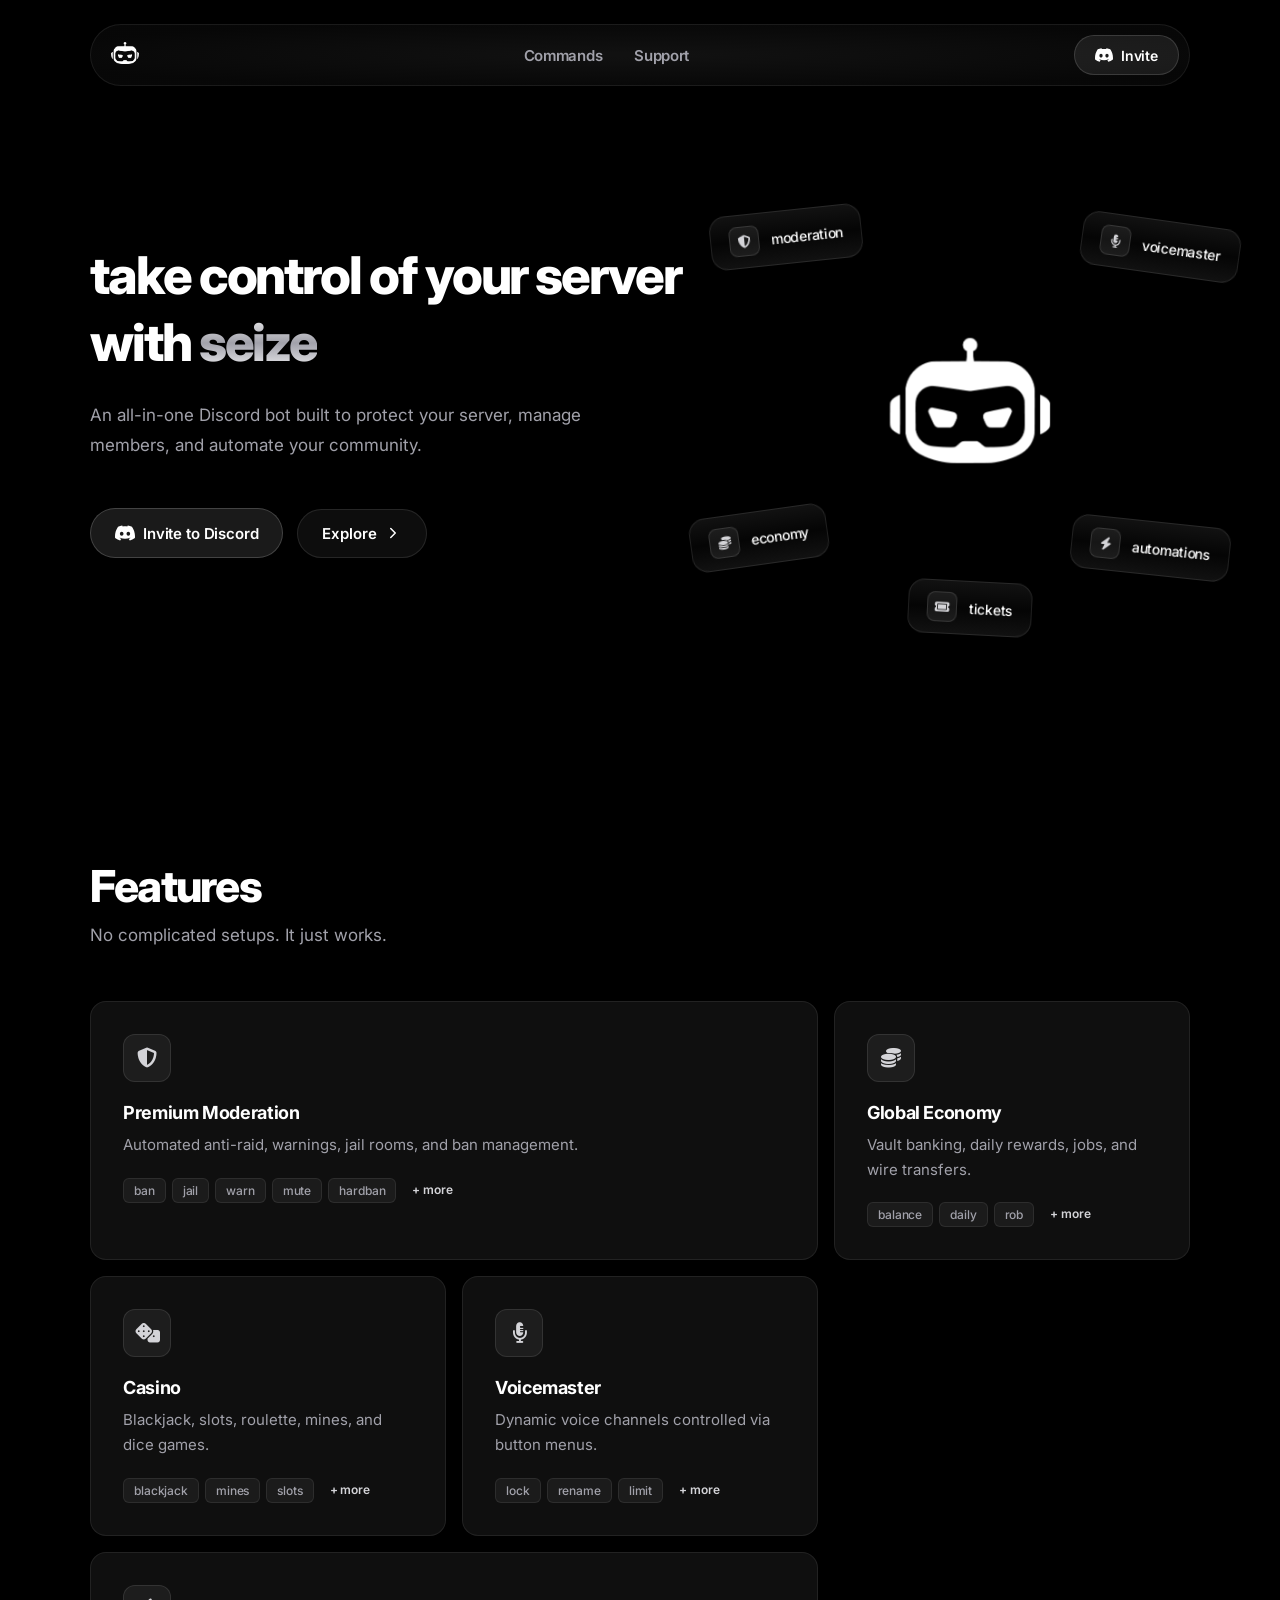
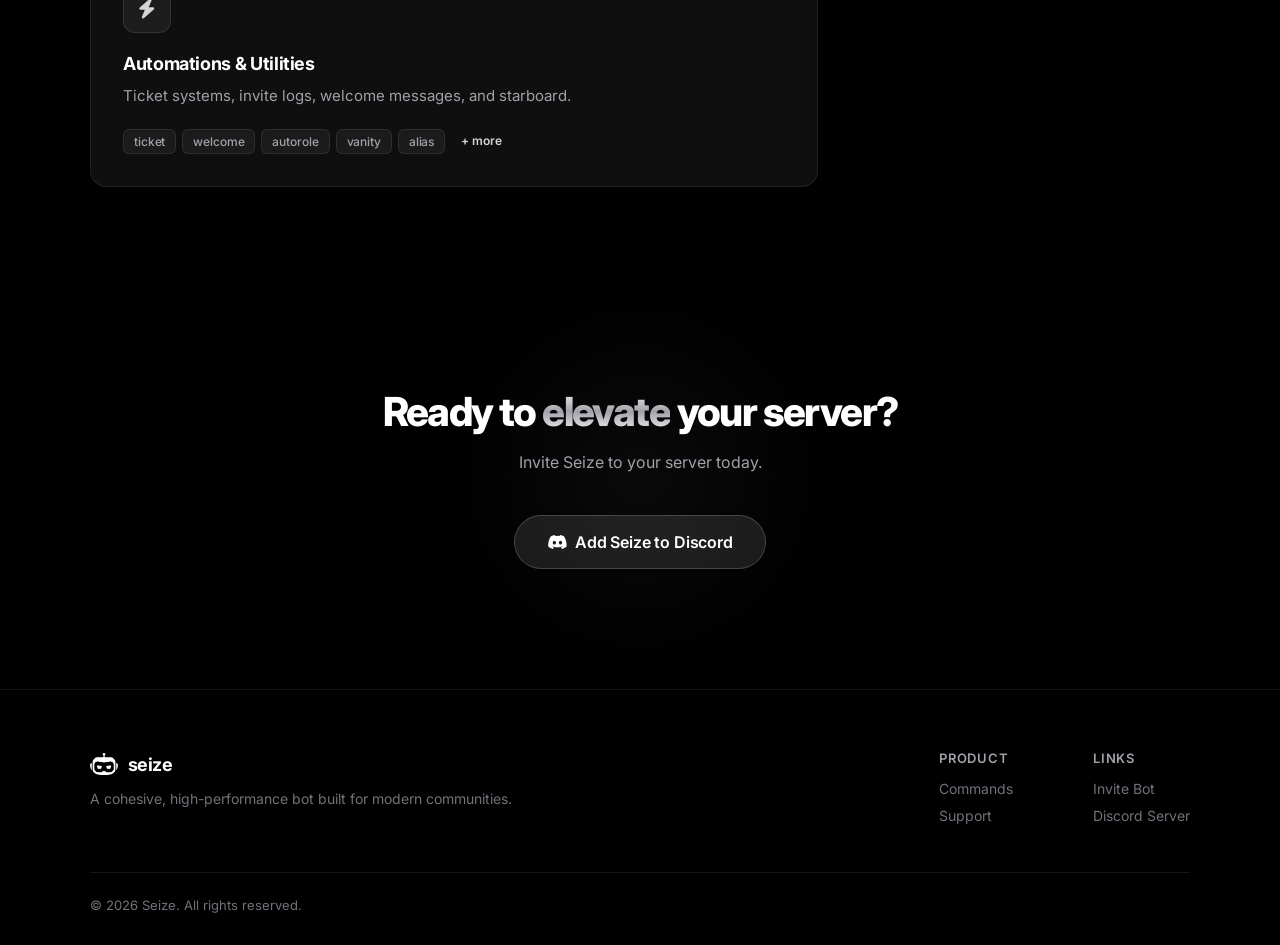
<file: index.html>
<!DOCTYPE html>
<html lang="en">

<head>
    <meta charset="UTF-8">
    <meta name="viewport" content="width=device-width, initial-scale=1.0">

    <title>seize</title>
    <meta name="description"
        content="A premium Discord bot giving you the resources to create a powerful and versatile community at the tip of your fingers." />

    <meta property="og:title" content="seize" />
    <meta property="og:description"
        content="a premium discord bot giving you the resources to create a powerful and versatile community at the tip of your fingers." />
    <meta property="og:type" content="website" />
    <meta property="og:url" content="https://seize.best/" />
    <meta property="og:image" content="https://seize.best/seize%20bot%20logo.jpg" />
    <meta name="theme-color" content="#ffffff" />

    <link rel="icon" type="image/png" href="favicon.png">

    <link rel="stylesheet" href="styles.css">
    <link href="https://fonts.googleapis.com/css2?family=Inter:wght@400;500;600;700;800;900&display=swap"
        rel="stylesheet">
    <link rel="stylesheet" href="https://cdnjs.cloudflare.com/ajax/libs/font-awesome/6.4.0/css/all.min.css">
</head>

<body class="landing-page">

    <div id="page-loader">
        <img src="seize bot logo.jpg" alt="Loading" class="loader-img">
    </div>

    <div class="bg-glow"></div>

    <div class="nav-wrapper">
        <nav class="nav-bar">
            <div class="nav-left">
                <a href="/" class="nav-brand">
                    <img src="seize bot logo.jpg" alt="Seize Logo" class="nav-logo-img">
                </a>
            </div>
            <div class="nav-center">
                <a href="commands" class="nav-link">Commands</a>
                <a href="support" class="nav-link">Support</a>
            </div>
            <div class="nav-right">
                <a href="https://discord.com/oauth2/authorize?client_id=1511857662759796886&scope=bot+applications.commands&permissions=8"
                    class="nav-invite-btn" id="nav-invite-btn">
                    <svg role="img" viewBox="0 0 24 24" xmlns="http://www.w3.org/2000/svg" width="18" height="18"
                        fill="currentColor">
                        <path
                            d="M20.317 4.3698a19.7913 19.7913 0 00-4.8851-1.5152.0741.0741 0 00-.0785.0371c-.211.3753-.4447.8648-.6083 1.2495-1.8447-.2762-3.68-.2762-5.4868 0-.1636-.3933-.4058-.8742-.6177-1.2495a.077.077 0 00-.0785-.037 19.7363 19.7363 0 00-4.8852 1.515.0699.0699 0 00-.0321.0277C.5334 9.0458-.319 13.5799.0992 18.0578a.0824.0824 0 00.0312.0561c2.0528 1.5076 4.0413 2.4228 5.9929 3.0294a.0777.0777 0 00.0842-.0276c.4616-.6304.8731-1.2952 1.226-1.9942a.076.076 0 00-.0416-.1057c-.6528-.2476-1.2743-.5495-1.8722-.8923a.077.077 0 01-.0076-.1277c.1258-.0943.2517-.1923.3718-.2914a.0743.0743 0 01.0776-.0105c3.9278 1.7933 8.18 1.7933 12.0614 0a.0739.0739 0 01.0785.0095c.1202.099.246.1981.3728.2924a.077.077 0 01-.0066.1276 12.2986 12.2986 0 01-1.873.8914.0766.0766 0 00-.0407.1067c.3604.698.7719 1.3628 1.225 1.9932a.076.076 0 00.0842.0286c1.961-.6067 3.9495-1.5219 6.0023-3.0294a.077.077 0 00.0313-.0552c.5004-5.177-.8382-9.6739-3.5485-13.6604a.061.061 0 00-.0312-.0286zM8.02 15.3312c-1.1825 0-2.1569-1.0857-2.1569-2.419 0-1.3332.9555-2.4189 2.157-2.4189 1.2108 0 2.1757 1.0952 2.1568 2.419 0 1.3332-.9555 2.4189-2.1569 2.4189zm7.9748 0c-1.1825 0-2.1569-1.0857-2.1569-2.419 0-1.3332.9554-2.4189 2.1569-2.4189 1.2108 0 2.1757 1.0952 2.1568 2.419 0 1.3332-.946 2.4189-2.1568 2.4189Z" />
                    </svg>
                    <span>Invite</span>
                </a>
            </div>
        </nav>
    </div>

    <section class="hero" id="hero">
        <div class="hero-inner">
            <div class="hero-text">
                <h1 class="hero-title">
                    take control of your server with <span class="gradient-text">seize</span>
                </h1>
                <p class="hero-subtitle">
                    An all-in-one Discord bot built to protect your server, manage members, and automate your community.
                </p>
                <div class="hero-buttons">
                    <a href="https://discord.com/oauth2/authorize?client_id=1511857662759796886&scope=bot+applications.commands&permissions=8"
                        class="btn btn-primary" id="hero-invite-btn">
                        <svg viewBox="0 0 24 24" xmlns="http://www.w3.org/2000/svg" width="20" height="20"
                            fill="currentColor">
                            <path
                                d="M20.317 4.3698a19.7913 19.7913 0 00-4.8851-1.5152.0741.0741 0 00-.0785.0371c-.211.3753-.4447.8648-.6083 1.2495-1.8447-.2762-3.68-.2762-5.4868 0-.1636-.3933-.4058-.8742-.6177-1.2495a.077.077 0 00-.0785-.037 19.7363 19.7363 0 00-4.8852 1.515.0699.0699 0 00-.0321.0277C.5334 9.0458-.319 13.5799.0992 18.0578a.0824.0824 0 00.0312.0561c2.0528 1.5076 4.0413 2.4228 5.9929 3.0294a.0777.0777 0 00.0842-.0276c.4616-.6304.8731-1.2952 1.226-1.9942a.076.076 0 00-.0416-.1057c-.6528-.2476-1.2743-.5495-1.8722-.8923a.077.077 0 01-.0076-.1277c.1258-.0943.2517-.1923.3718-.2914a.0743.0743 0 01.0776-.0105c3.9278 1.7933 8.18 1.7933 12.0614 0a.0739.0739 0 01.0785.0095c.1202.099.246.1981.3728.2924a.077.077 0 01-.0066.1276 12.2986 12.2986 0 01-1.873.8914.0766.0766 0 00-.0407.1067c.3604.698.7719 1.3628 1.225 1.9932a.076.076 0 00.0842.0286c1.961-.6067 3.9495-1.5219 6.0023-3.0294a.077.077 0 00.0313-.0552c.5004-5.177-.8382-9.6739-3.5485-13.6604a.061.061 0 00-.0312-.0286zM8.02 15.3312c-1.1825 0-2.1569-1.0857-2.1569-2.419 0-1.3332.9555-2.4189 2.157-2.4189 1.2108 0 2.1757 1.0952 2.1568 2.419 0 1.3332-.9555 2.4189-2.1569 2.4189zm7.9748 0c-1.1825 0-2.1569-1.0857-2.1569-2.419 0-1.3332.9554-2.4189 2.1569-2.4189 1.2108 0 2.1757 1.0952 2.1568 2.419 0 1.3332-.946 2.4189-2.1568 2.4189Z" />
                        </svg>
                        Invite to Discord
                    </a>
                    <a href="commands" class="btn btn-secondary" id="hero-explore-btn">
                        Explore
                        <svg width="18" height="18" viewBox="0 0 24 24" stroke-width="2" fill="none"
                            xmlns="http://www.w3.org/2000/svg" color="currentColor">
                            <path d="M9 6L15 12L9 18" stroke="currentColor" stroke-linecap="round"
                                stroke-linejoin="round"></path>
                        </svg>
                    </a>
                </div>
            </div>

            <div class="hero-interactive-container">
                <div class="hero-logo-center">
                    <img src="seize bot logo.jpg" alt="Seize Bot" class="hero-center-logo">
                </div>

                <div class="floating-pill pill-top-left" style="--float-delay: 0s; --float-duration: 6s;">
                    <span class="pill-icon"><i class="fa-solid fa-shield-halved"></i></span>
                    <span class="pill-label">moderation</span>
                </div>
                <div class="floating-pill pill-top-right" style="--float-delay: 1.5s; --float-duration: 7s;">
                    <span class="pill-icon"><i class="fa-solid fa-microphone-lines"></i></span>
                    <span class="pill-label">voicemaster</span>
                </div>
                <div class="floating-pill pill-bottom-left" style="--float-delay: 3s; --float-duration: 5.5s;">
                    <span class="pill-icon"><i class="fa-solid fa-coins"></i></span>
                    <span class="pill-label">economy</span>
                </div>
                <div class="floating-pill pill-bottom-right" style="--float-delay: 0.8s; --float-duration: 6.5s;">
                    <span class="pill-icon"><i class="fa-solid fa-bolt"></i></span>
                    <span class="pill-label">automations</span>
                </div>
                <div class="floating-pill pill-center-bottom" style="--float-delay: 2.2s; --float-duration: 8s;">
                    <span class="pill-icon"><i class="fa-solid fa-ticket"></i></span>
                    <span class="pill-label">tickets</span>
                </div>
            </div>
        </div>
    </section>

    <section class="features" id="features">
        <div class="features-container">
            <div class="section-label">

            </div>
            <h2 class="section-title">Features</h2>
            <p class="section-subtitle">No complicated setups. It just works.</p>

            <div class="features-grid">
                <div class="feature-card feature-card-large">
                    <div class="feature-card-icon">
                        <i class="fa-solid fa-shield-halved"></i>
                    </div>
                    <h3>Premium Moderation</h3>
                    <p>Automated anti-raid, warnings, jail rooms, and ban management.</p>
                    <div class="feature-commands">
                        <span class="feature-cmd">ban</span>
                        <span class="feature-cmd">jail</span>
                        <span class="feature-cmd">warn</span>
                        <span class="feature-cmd">mute</span>
                        <span class="feature-cmd">hardban</span>
                        <span class="feature-cmd-more">+ more</span>
                    </div>
                </div>

                <div class="feature-card">
                    <div class="feature-card-icon">
                        <i class="fa-solid fa-coins"></i>
                    </div>
                    <h3>Global Economy</h3>
                    <p>Vault banking, daily rewards, jobs, and wire transfers.</p>
                    <div class="feature-commands">
                        <span class="feature-cmd">balance</span>
                        <span class="feature-cmd">daily</span>
                        <span class="feature-cmd">rob</span>
                        <span class="feature-cmd-more">+ more</span>
                    </div>
                </div>

                <div class="feature-card">
                    <div class="feature-card-icon">
                        <i class="fa-solid fa-dice"></i>
                    </div>
                    <h3>Casino</h3>
                    <p>Blackjack, slots, roulette, mines, and dice games.</p>
                    <div class="feature-commands">
                        <span class="feature-cmd">blackjack</span>
                        <span class="feature-cmd">mines</span>
                        <span class="feature-cmd">slots</span>
                        <span class="feature-cmd-more">+ more</span>
                    </div>
                </div>

                <div class="feature-card">
                    <div class="feature-card-icon">
                        <i class="fa-solid fa-microphone-lines"></i>
                    </div>
                    <h3>Voicemaster</h3>
                    <p>Dynamic voice channels controlled via button menus.</p>
                    <div class="feature-commands">
                        <span class="feature-cmd">lock</span>
                        <span class="feature-cmd">rename</span>
                        <span class="feature-cmd">limit</span>
                        <span class="feature-cmd-more">+ more</span>
                    </div>
                </div>

                <div class="feature-card feature-card-large">
                    <div class="feature-card-icon">
                        <i class="fa-solid fa-bolt"></i>
                    </div>
                    <h3>Automations & Utilities</h3>
                    <p>Ticket systems, invite logs, welcome messages, and starboard.</p>
                    <div class="feature-commands">
                        <span class="feature-cmd">ticket</span>
                        <span class="feature-cmd">welcome</span>
                        <span class="feature-cmd">autorole</span>
                        <span class="feature-cmd">vanity</span>
                        <span class="feature-cmd">alias</span>
                        <span class="feature-cmd-more">+ more</span>
                    </div>
                </div>
            </div>
        </div>
    </section>

    <section class="cta-section" id="cta">
        <div class="cta-inner">
            <div class="cta-glow"></div>
            <h2 class="cta-title">Ready to <span class="gradient-text">elevate</span> your server?</h2>
            <p class="cta-subtitle">Invite Seize to your server today.</p>
            <a href="https://discord.com/oauth2/authorize?client_id=1511857662759796886&scope=bot+applications.commands&permissions=8"
                class="btn btn-primary btn-large" id="cta-invite-btn">
                <i class="fa-brands fa-discord"></i>
                Add Seize to Discord
            </a>
        </div>
    </section>

    <footer>
        <div class="footer-inner">
            <div class="footer-brand">
                <div class="footer-logo">
                    <img src="seize bot logo.jpg" alt="Seize Logo" class="nav-logo-img">
                    <span>seize</span>
                </div>
                <p class="footer-tagline">A cohesive, high-performance bot built for modern communities.</p>
            </div>
            <div class="footer-links">
                <div class="footer-col">
                    <h4>Product</h4>
                    <a href="commands">Commands</a>
                    <a href="support">Support</a>
                </div>
                <div class="footer-col">
                    <h4>Links</h4>
                    <a
                        href="https://discord.com/oauth2/authorize?client_id=1511857662759796886&scope=bot+applications.commands&permissions=8">Invite
                        Bot</a>
                    <a href="support">Discord Server</a>
                </div>
            </div>
        </div>
        <div class="footer-bottom">
            <p>&copy; 2026 Seize. All rights reserved.</p>
        </div>
    </footer>

    <script>

        window.addEventListener('load', () => {
            setTimeout(() => {
                document.body.classList.add('loaded');
            }, 1200);
        });

        const observerOptions = { threshold: 0.1, rootMargin: '0px 0px -50px 0px' };
        const observer = new IntersectionObserver((entries) => {
            entries.forEach(entry => {
                if (entry.isIntersecting) {
                    entry.target.classList.add('in-view');
                    observer.unobserve(entry.target);
                }
            });
        }, observerOptions);

        document.querySelectorAll('.feature-card, .section-title, .section-subtitle, .section-label, .cta-inner, .hero-pill').forEach(el => {
            observer.observe(el);
        });

        document.addEventListener('mousemove', (e) => {
            const glow = document.querySelector('.bg-glow');
            if (glow) {
                const x = (e.clientX / window.innerWidth) * 100;
                const y = (e.clientY / window.innerHeight) * 100;
                glow.style.background = `radial-gradient(ellipse 600px 400px at ${x}% ${y}%, rgba(255, 255, 255, 0.04), transparent 70%)`;
            }
        });
    </script>
</body>

</html>
</file>
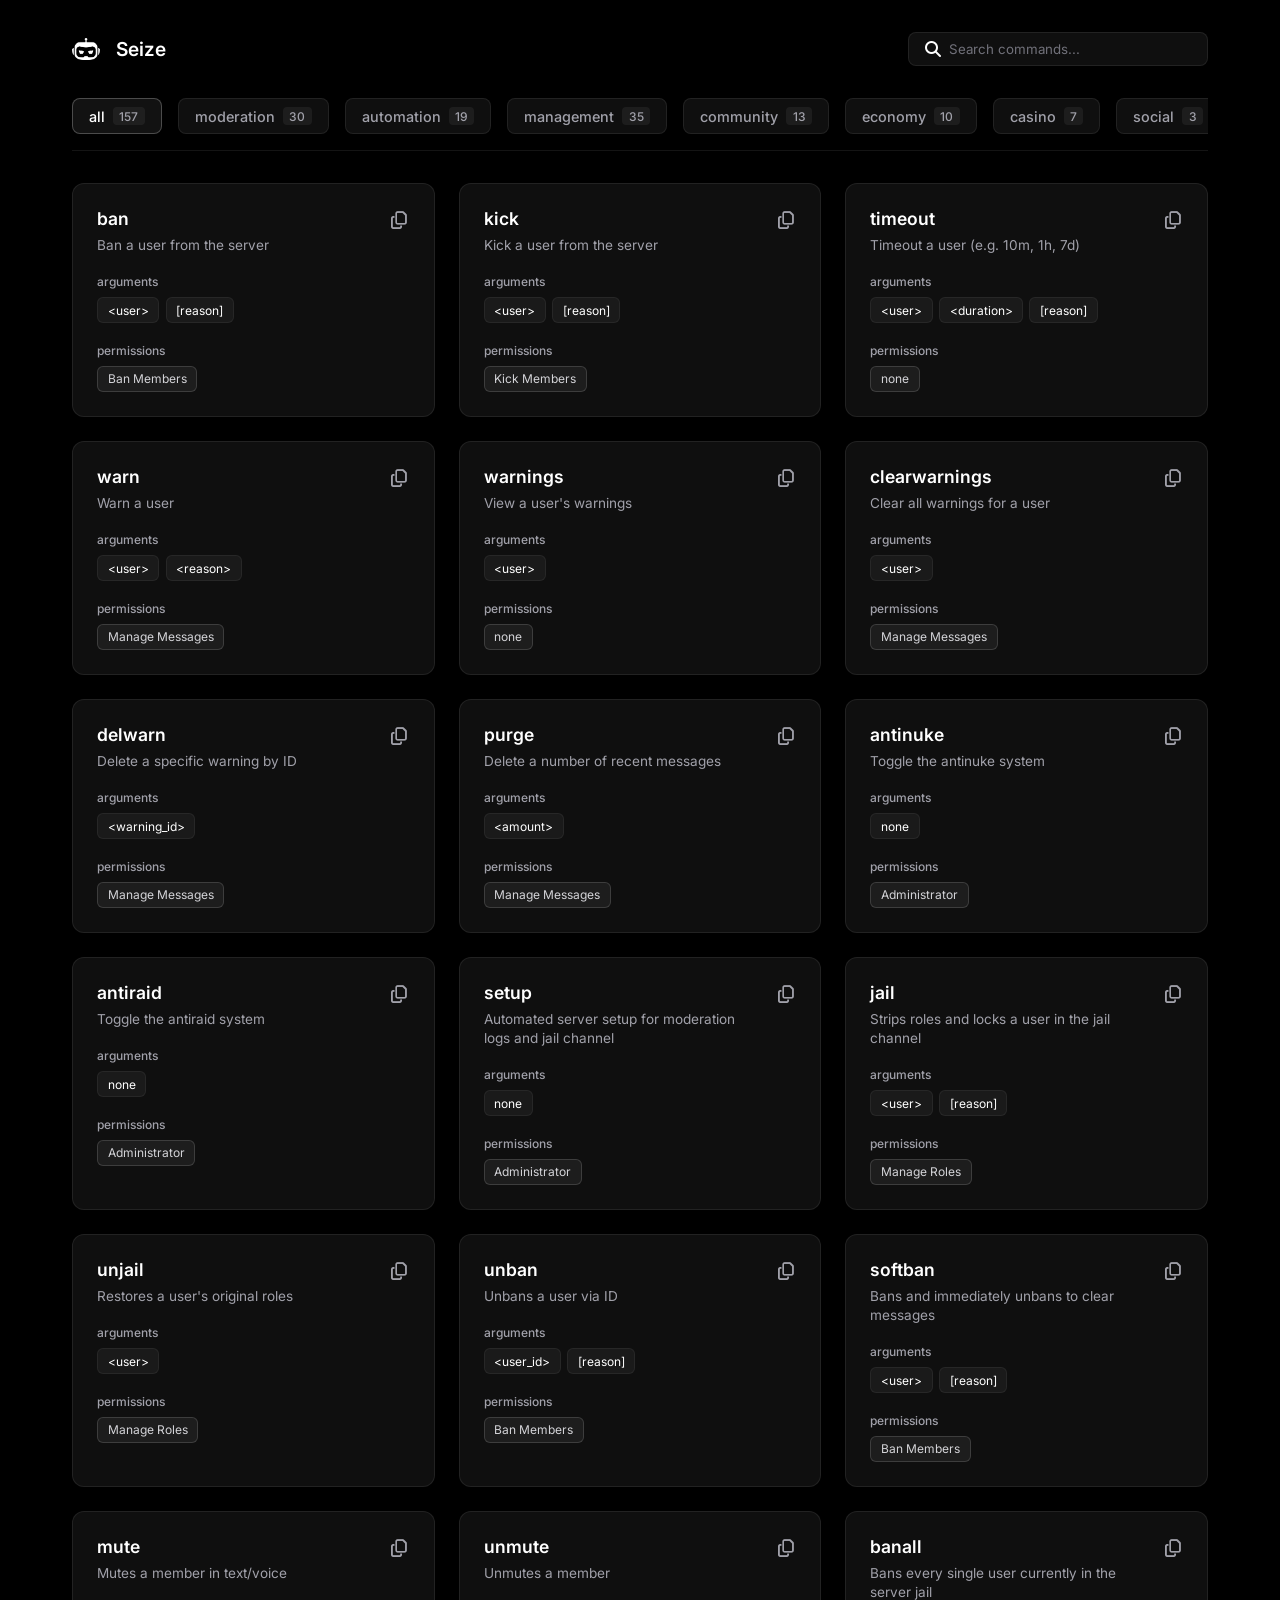
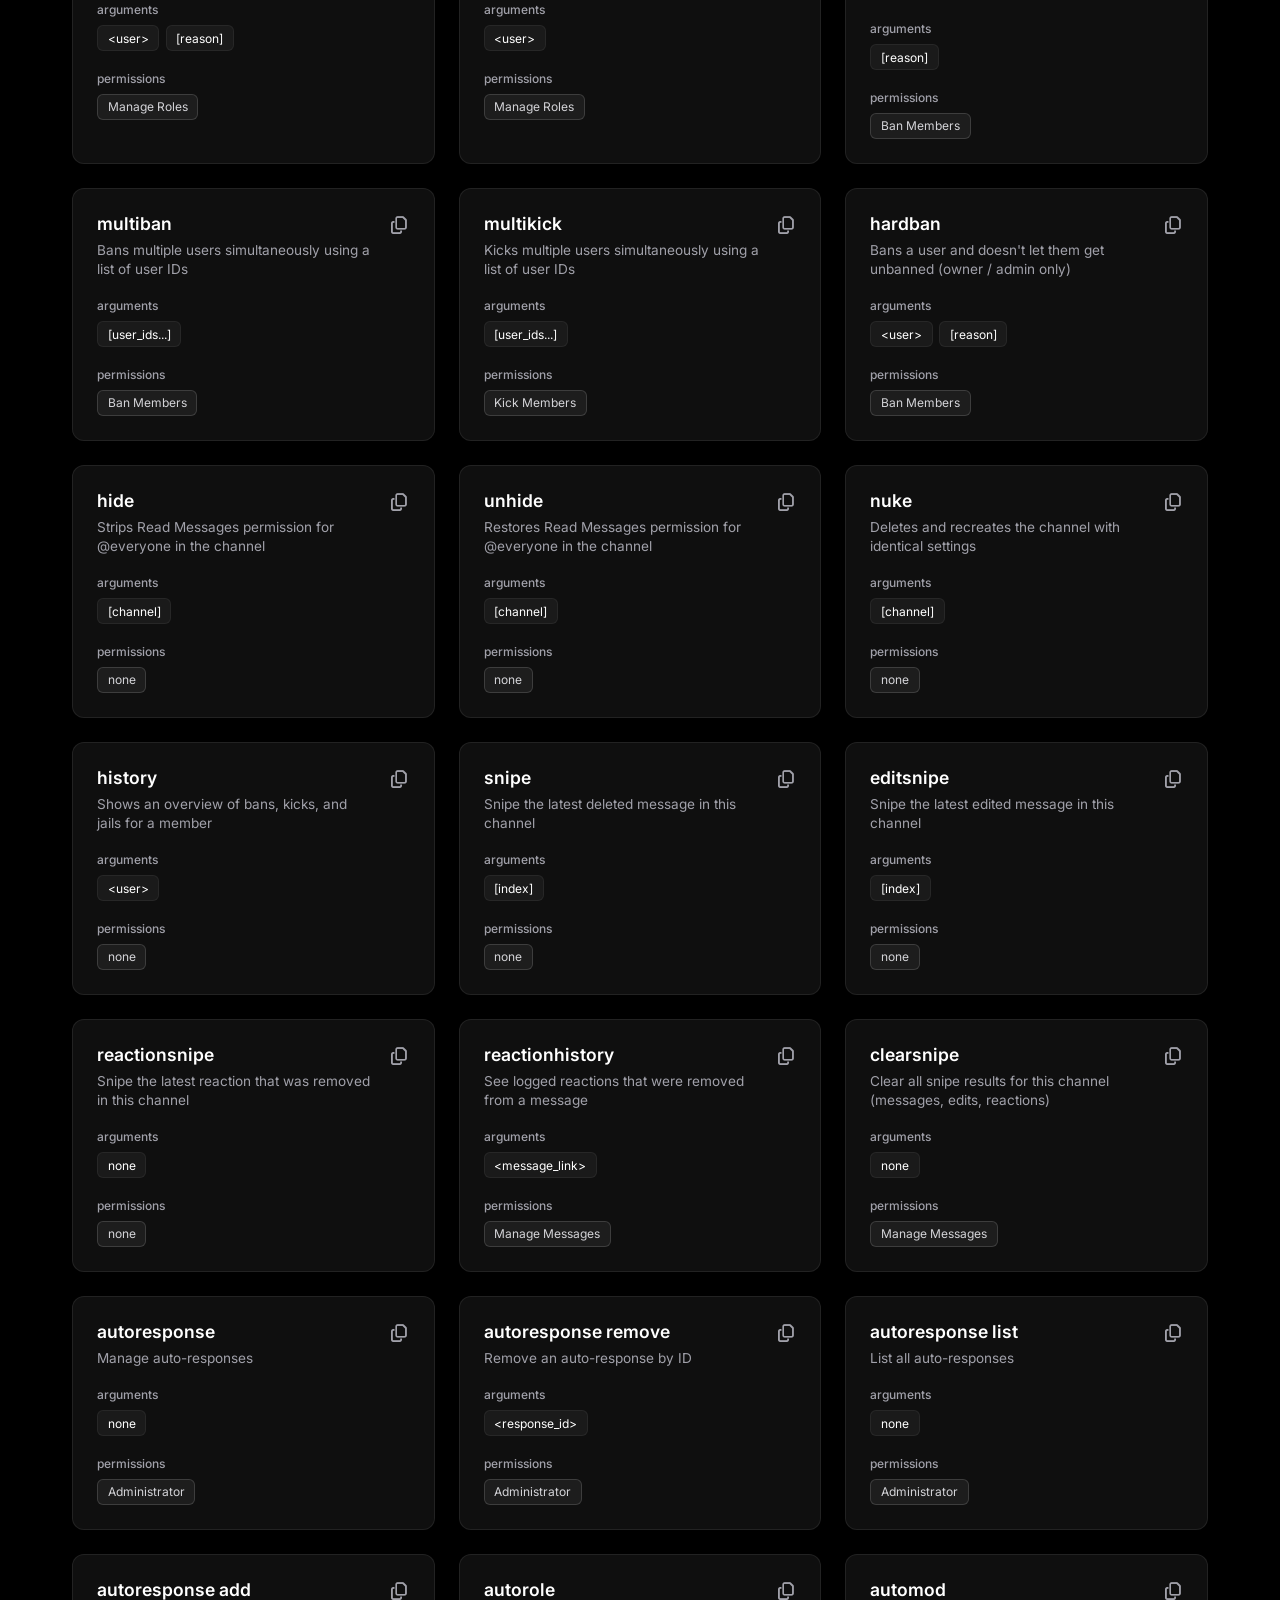
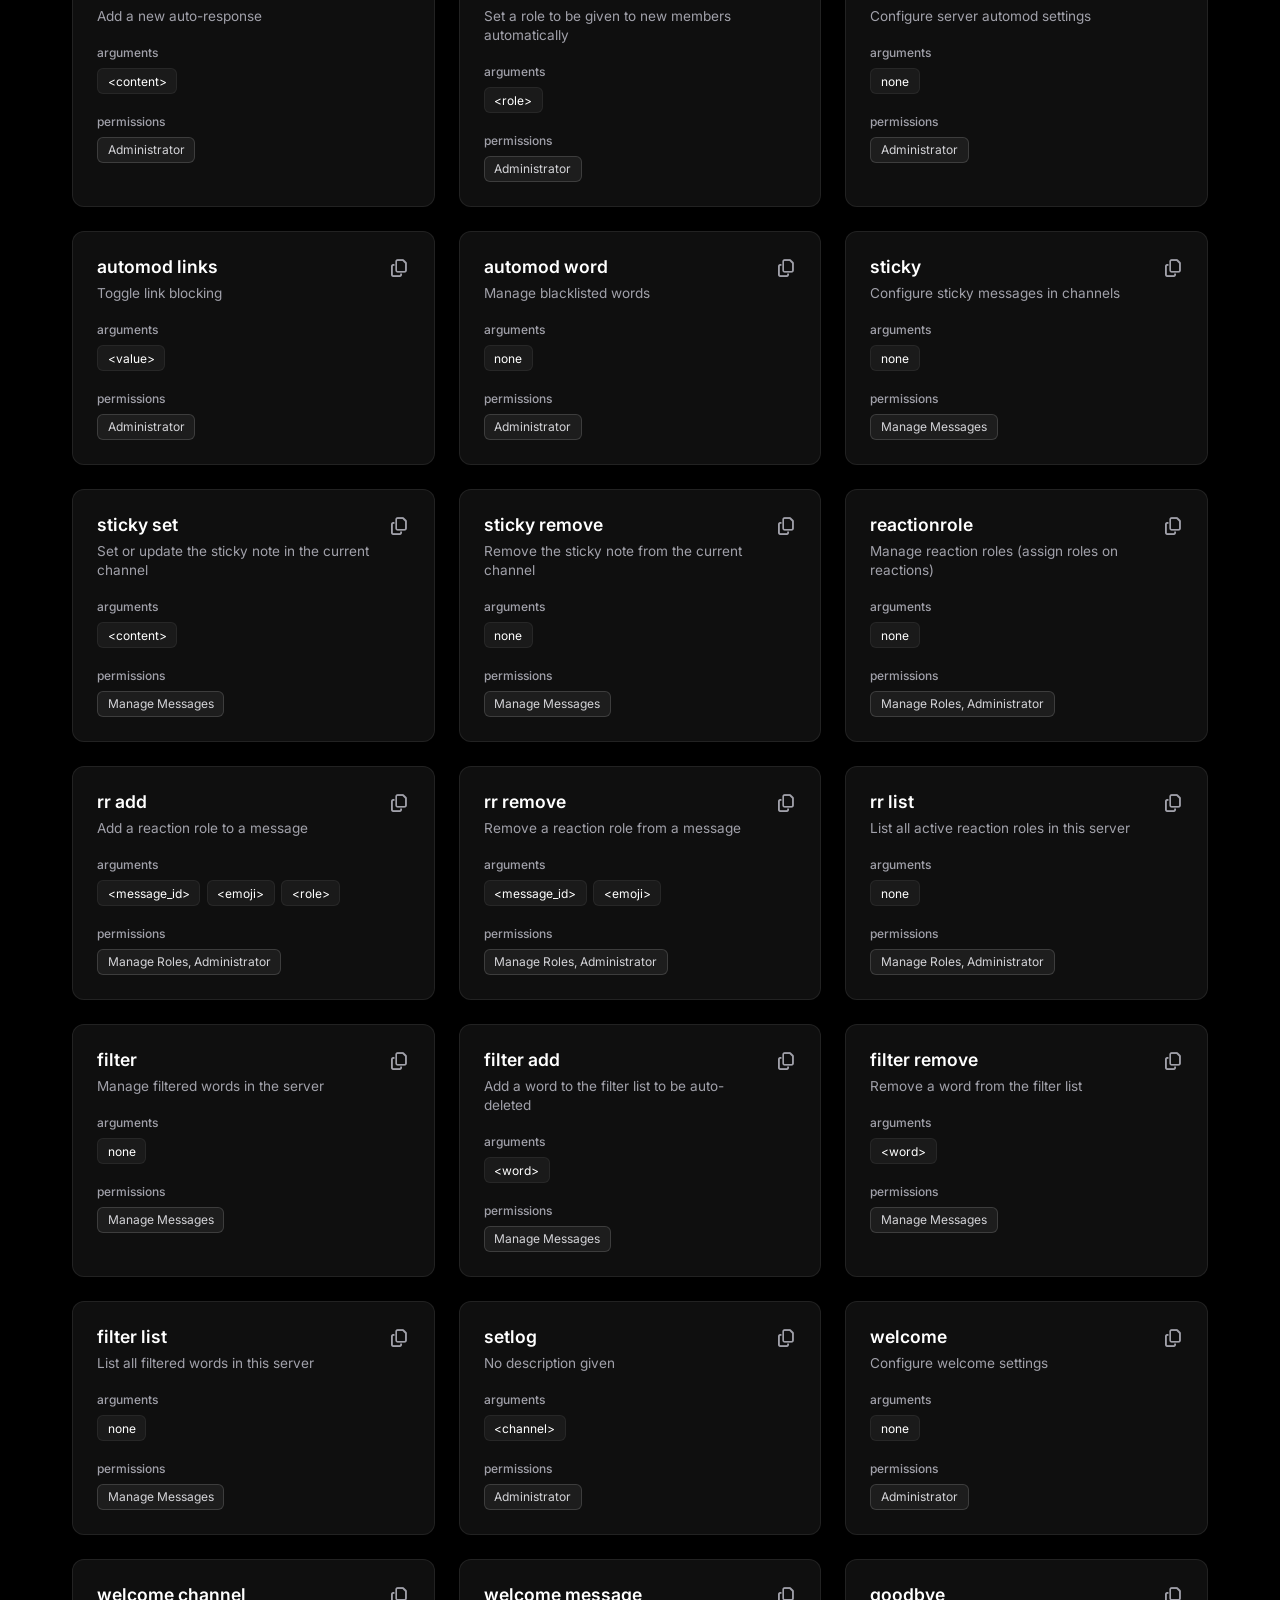
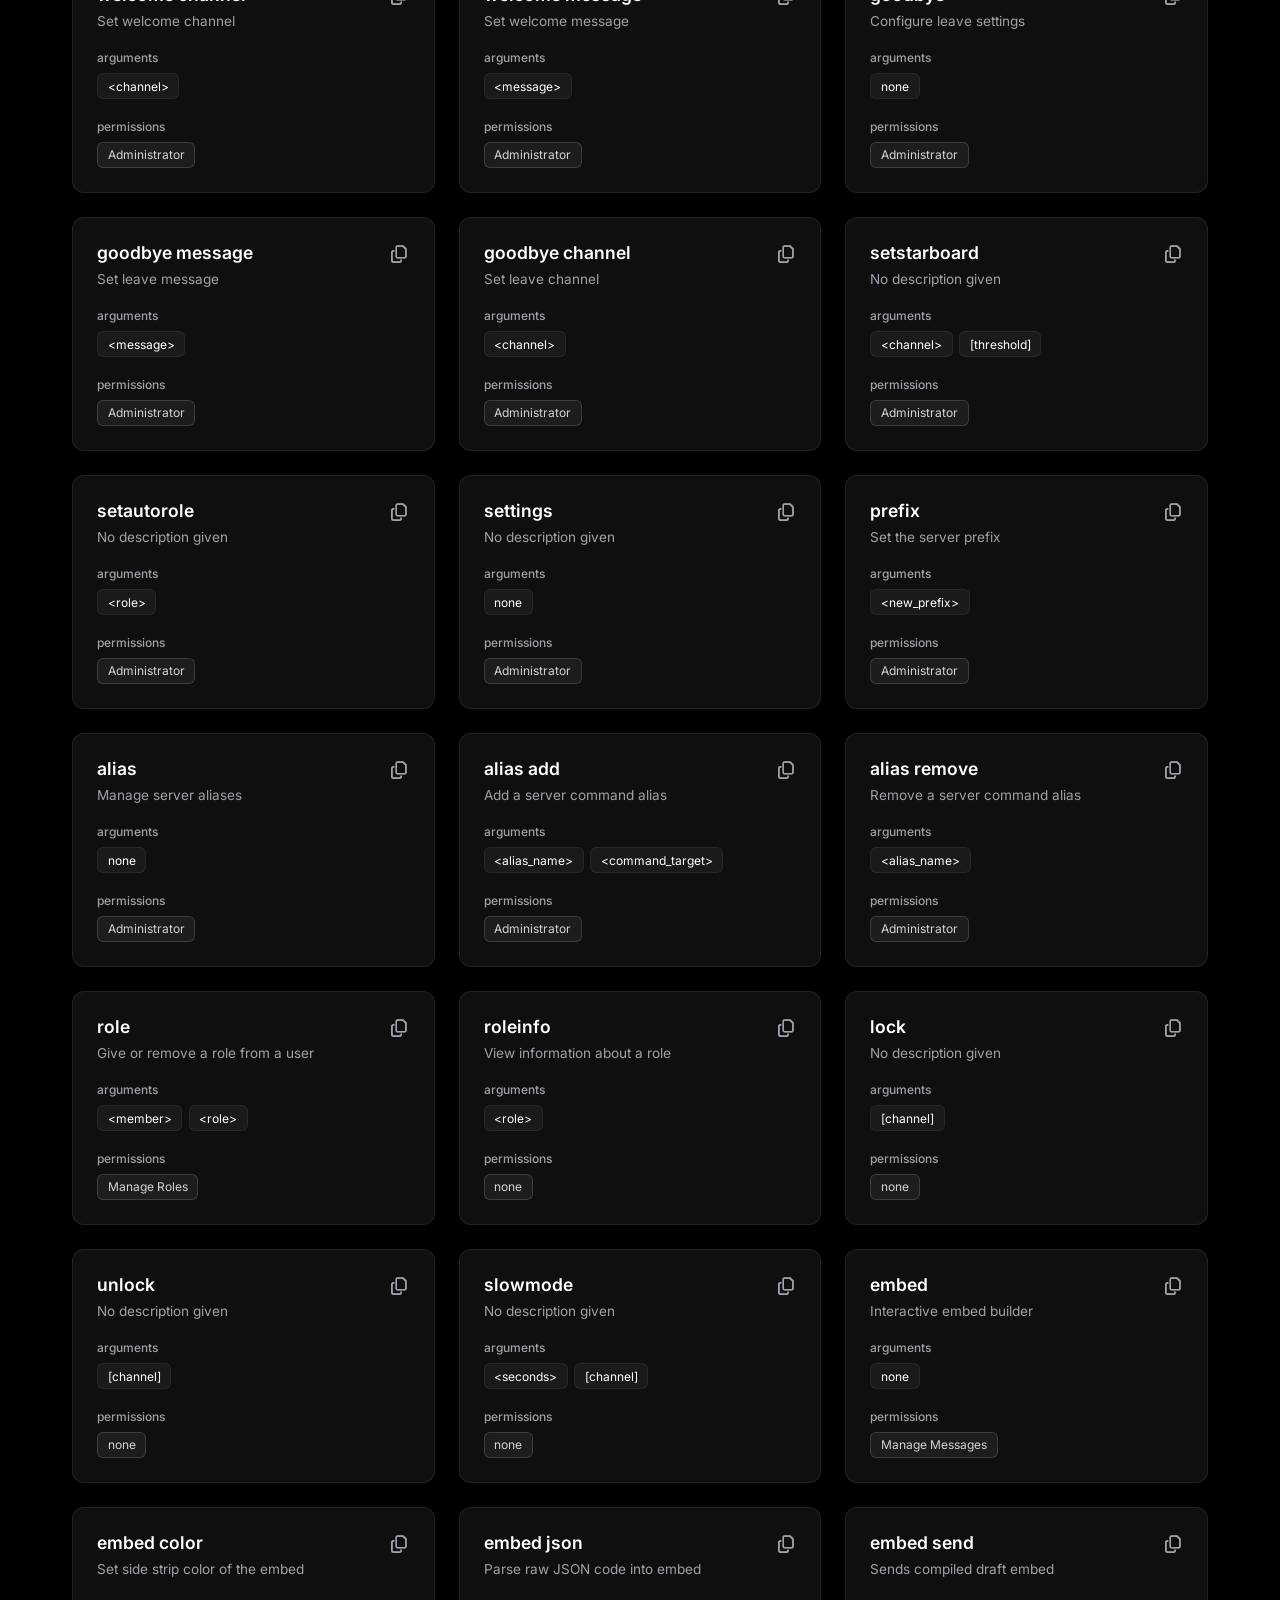
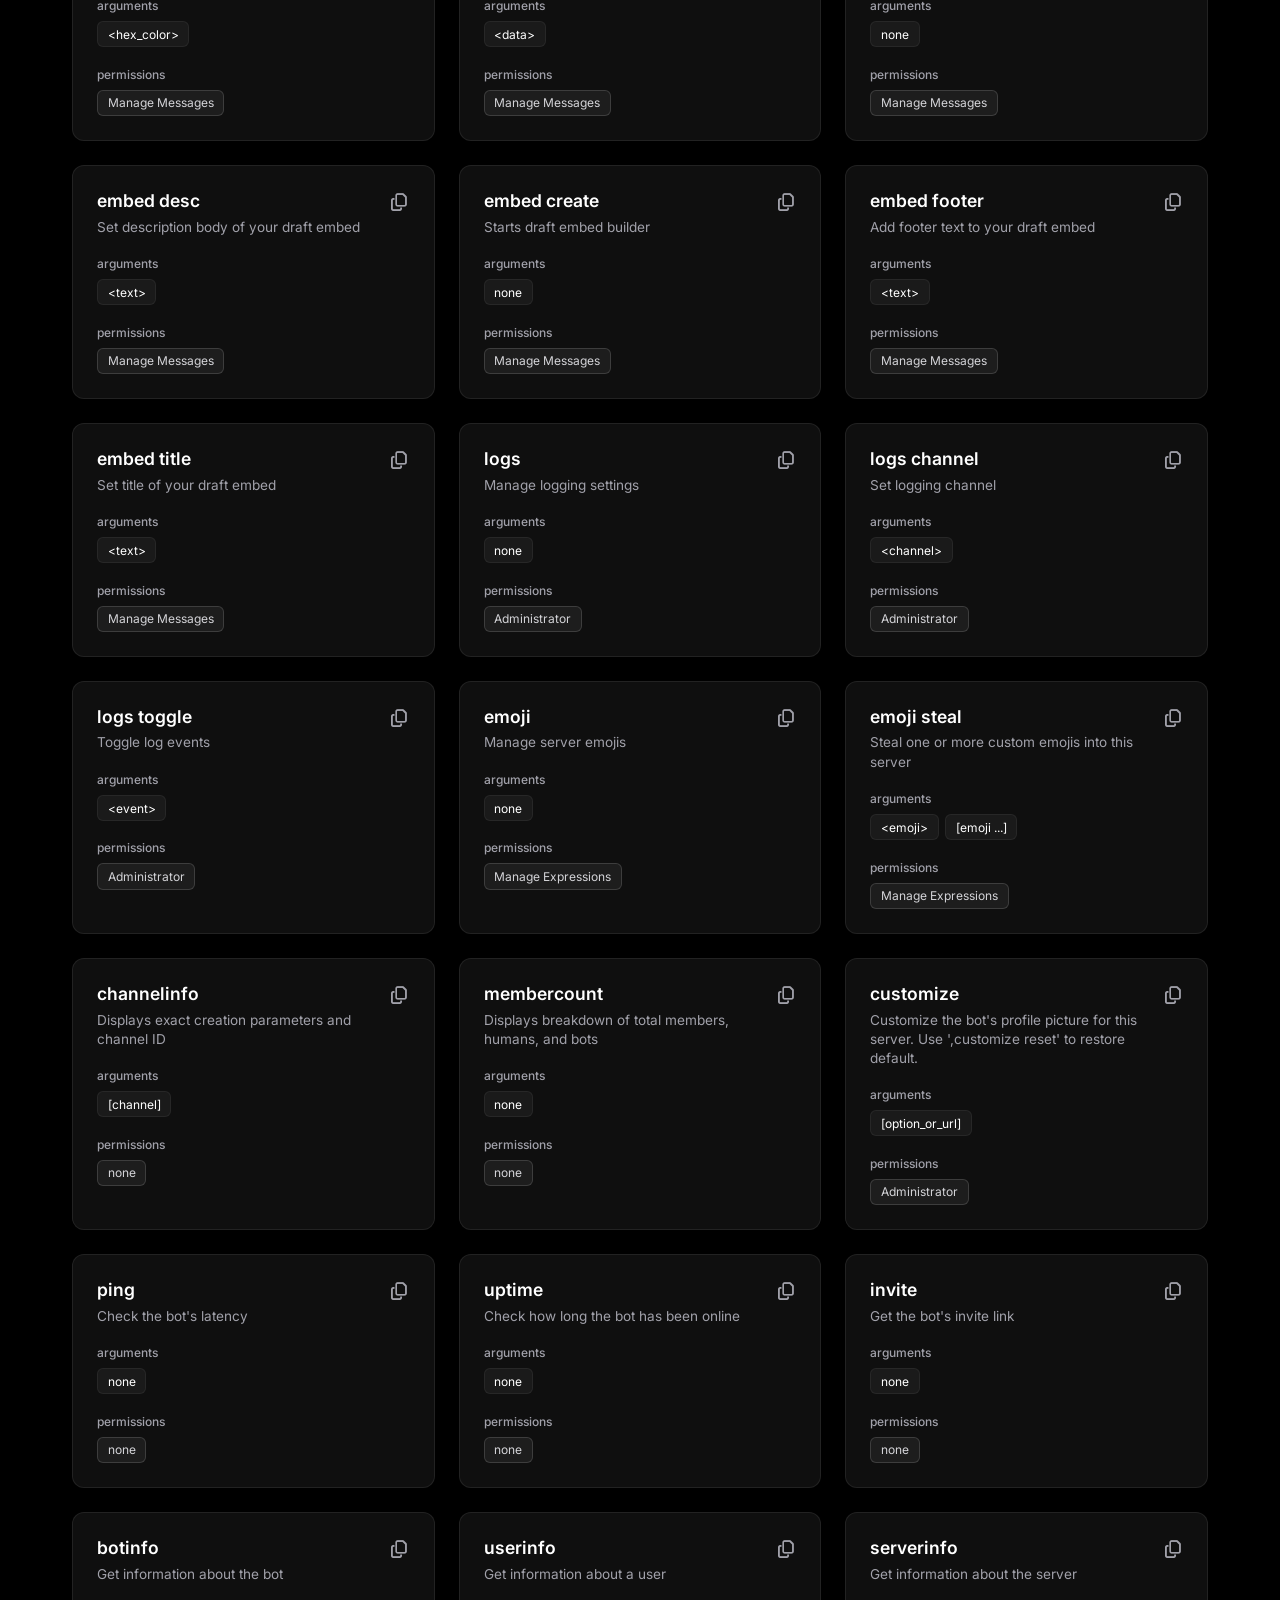
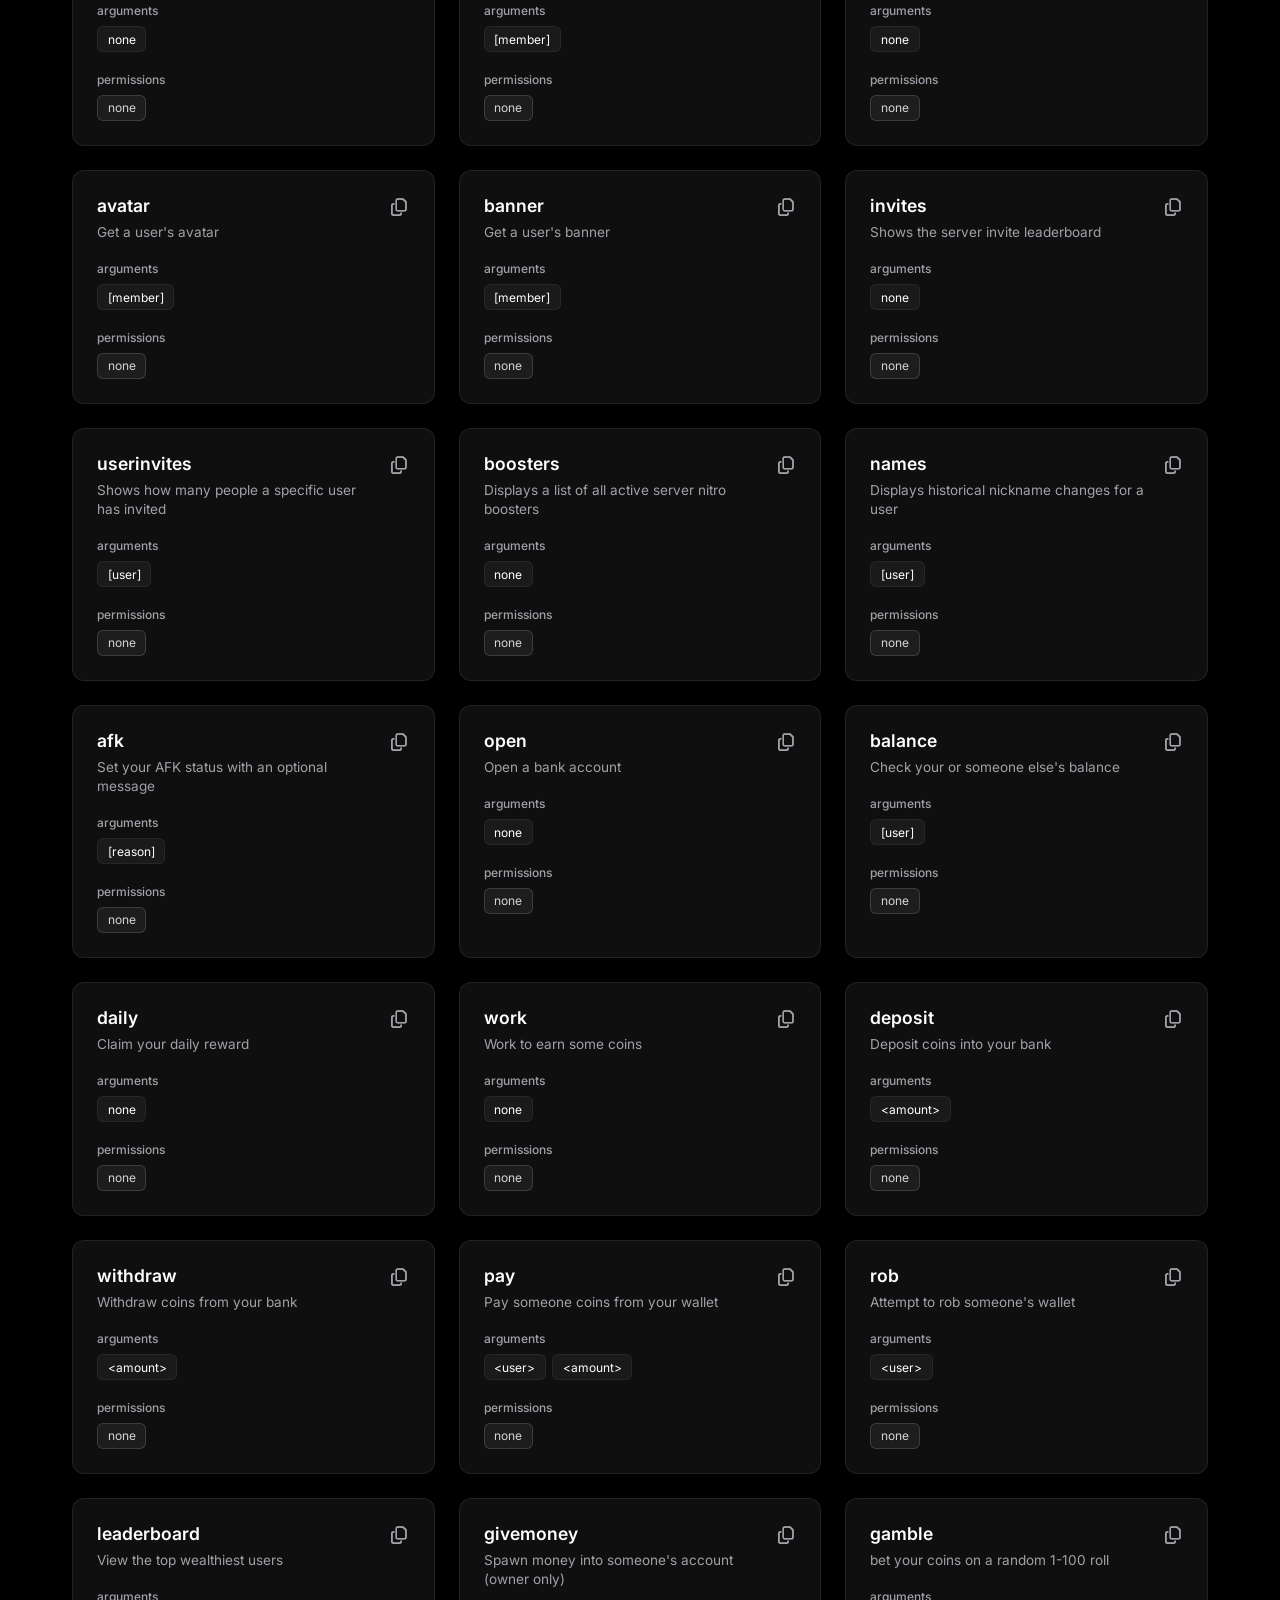
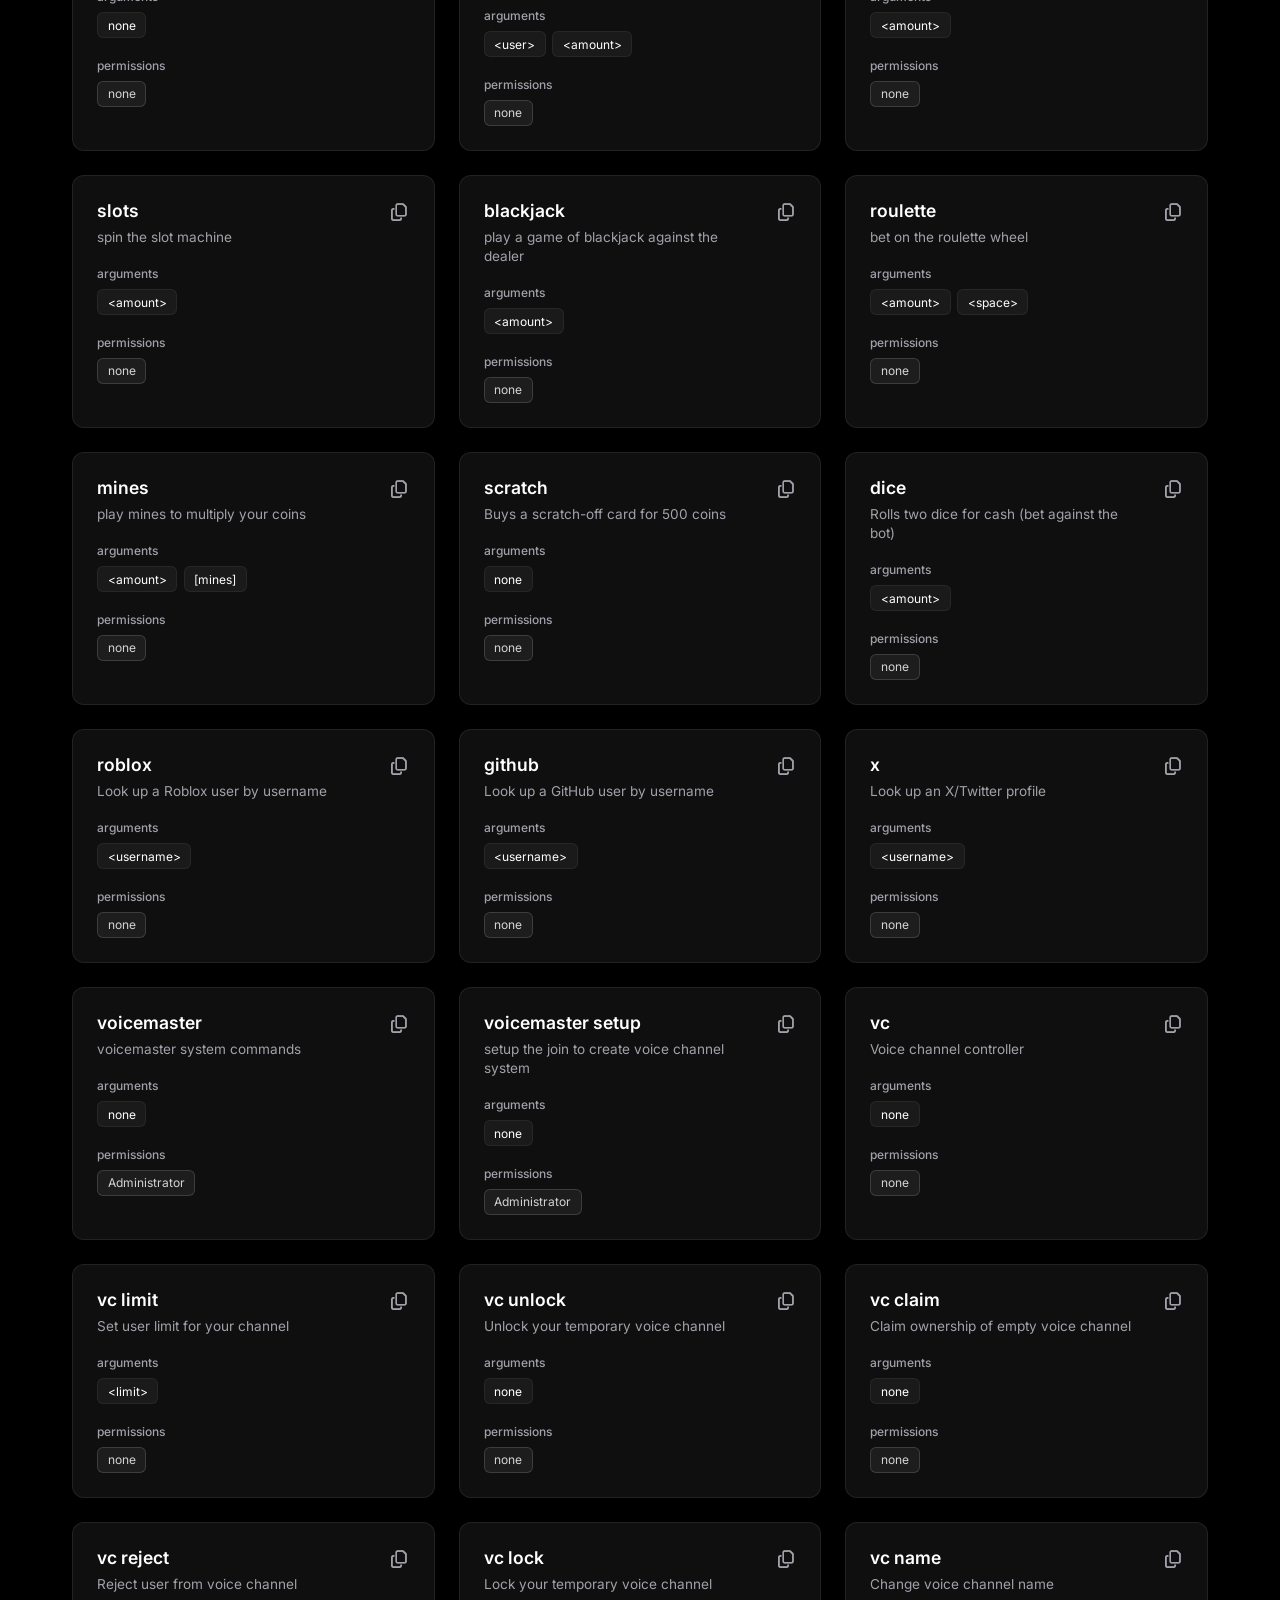
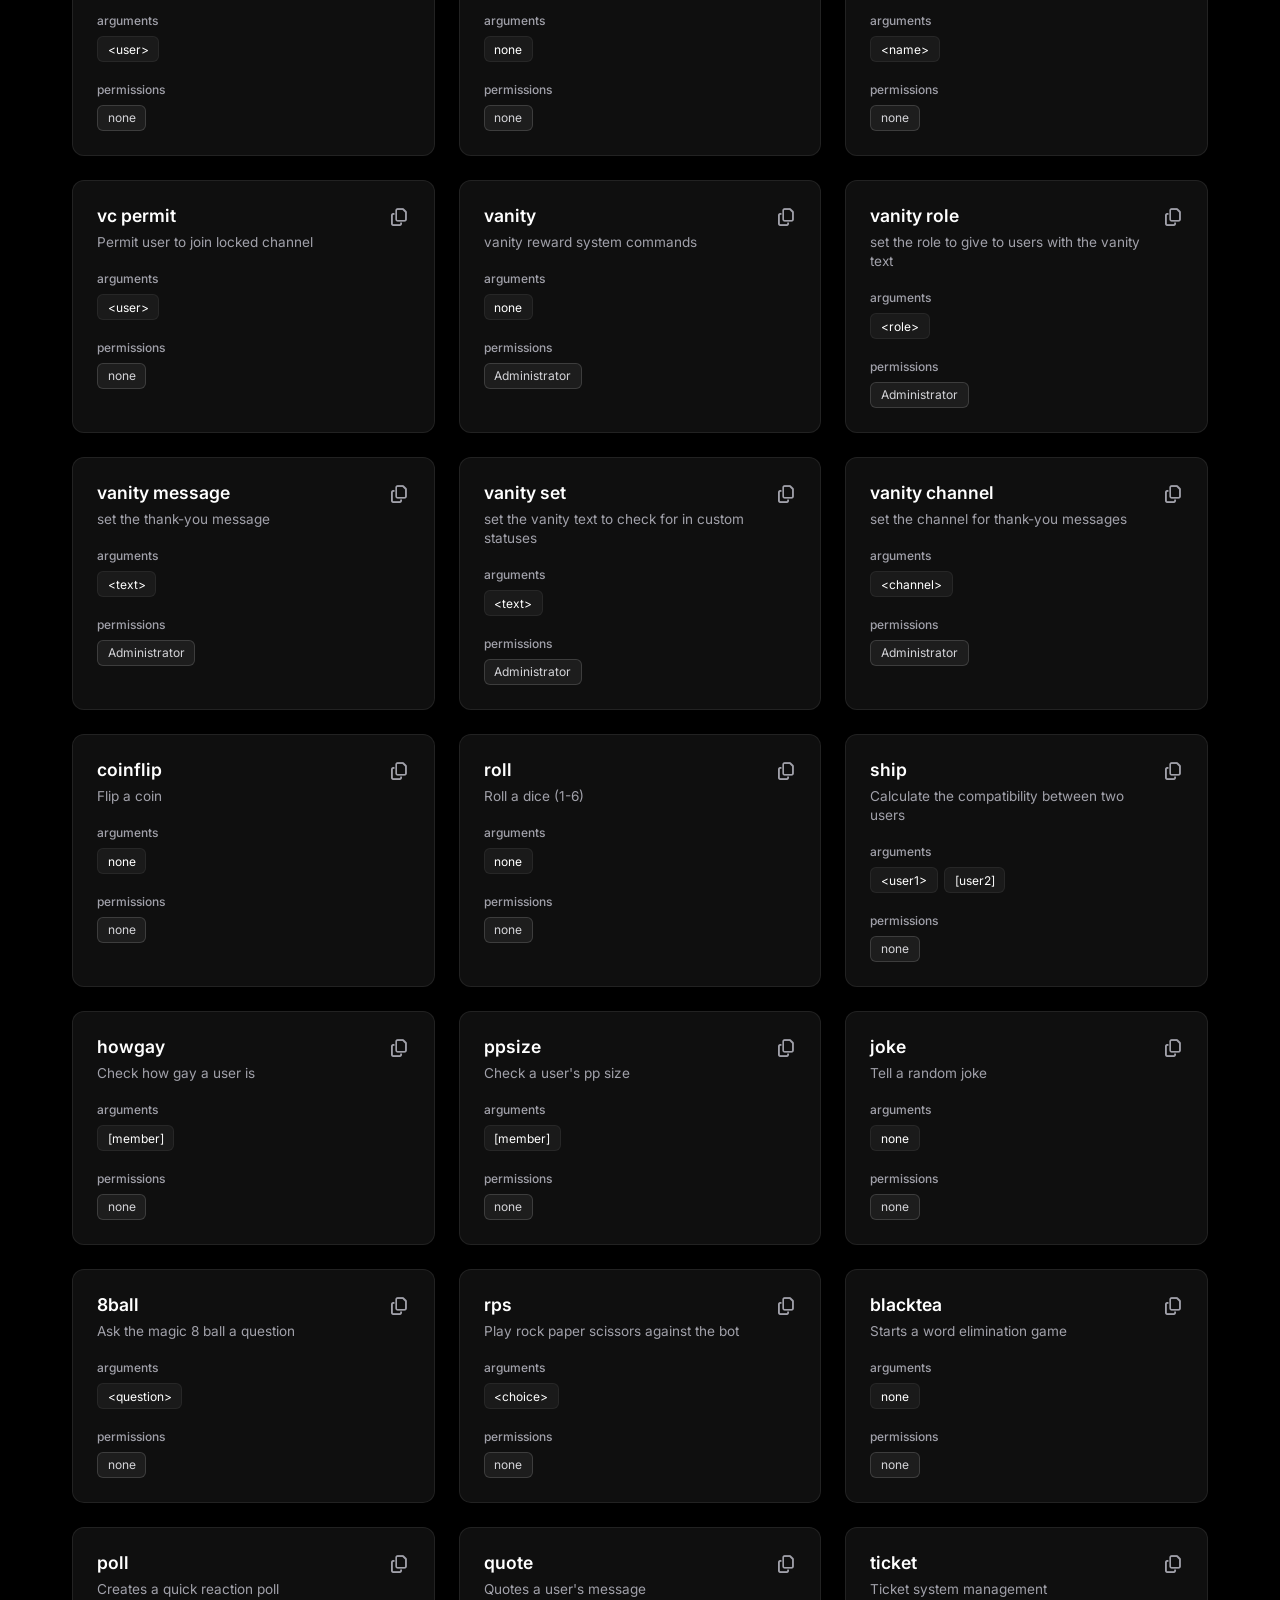
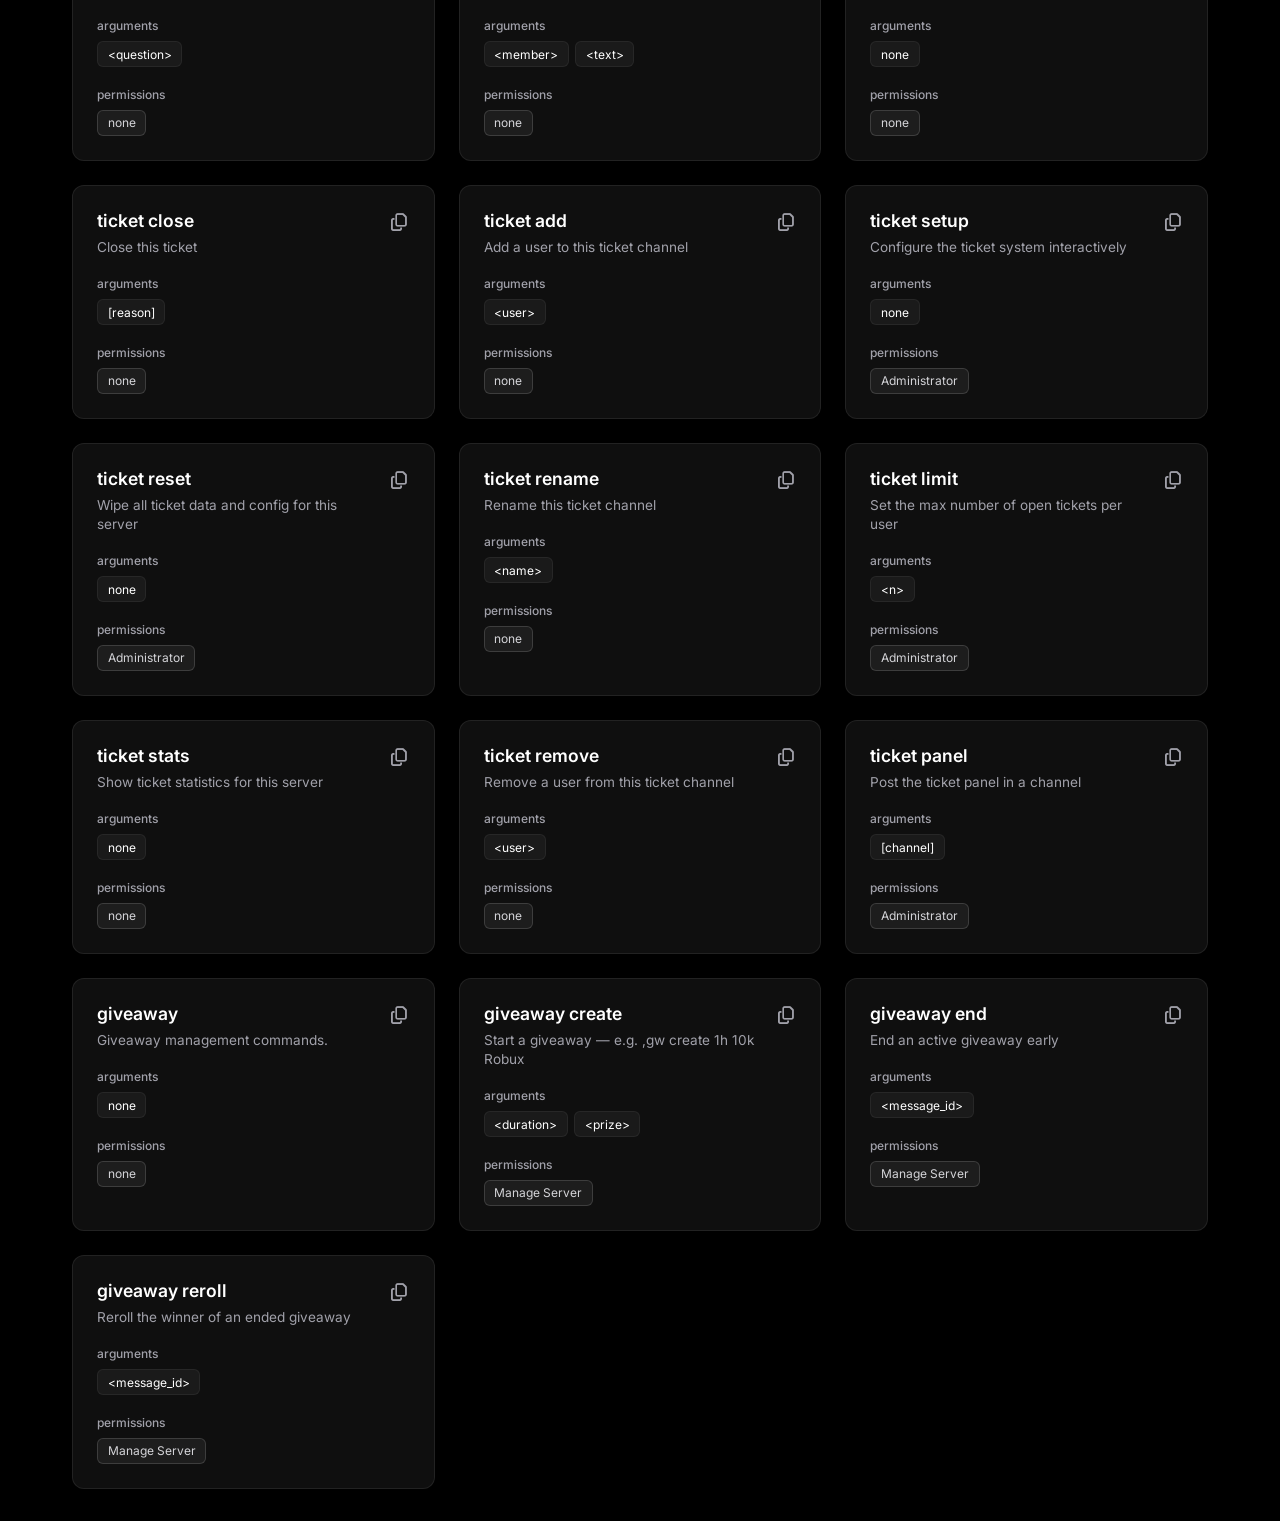
<file: commands.html>
<!DOCTYPE html>
<html lang="en">

<head>
    <meta charset="UTF-8">
    <meta name="viewport" content="width=device-width, initial-scale=1.0">

    <meta property="og:title" content="seize - commands" />
    <meta property="og:description"
        content="explore all 150+ commands for seize bot including moderation, economy, voicemaster, casino, and tickets." />
    <meta property="og:type" content="website" />
    <meta property="og:url" content="https://seize.best/commands" />
    <meta property="og:image" content="https://seize.best/seize%20bot%20logo.jpg" />
    <meta name="theme-color" content="#ffffff" />

    <link rel="icon" type="image/png" href="favicon.png">

    <title>seize - commands</title>
    <link rel="stylesheet" href="styles.css">
    <link href="https://fonts.googleapis.com/css2?family=Inter:wght@400;500;600;700&display=swap" rel="stylesheet">
    <link rel="stylesheet" href="https://cdnjs.cloudflare.com/ajax/libs/font-awesome/6.4.0/css/all.min.css">
</head>

<body>
    <div id="page-loader">
        <img src="seize bot logo.jpg" alt="Loading" class="loader-img">
    </div>
    <div class="container">
        <header>
            <a href="/" class="logo" style="text-decoration: none; color: inherit;">
                <img src="seize bot logo.jpg" alt="Seize Logo" class="nav-logo-img">
                <h1>Seize</h1>
            </a>
            <div class="search-bar">
                <i class="fa-solid fa-magnifying-glass"></i>
                <input type="text" id="searchInput" placeholder="Search commands...">
            </div>
        </header>

        <nav class="category-nav" id="categoryNav">

        </nav>

        <main class="commands-grid" id="commandsGrid">

        </main>
    </div>

    <script src="commands_data.js"></script>
    <script src="app.js"></script>
    <script>
        window.addEventListener('load', () => {
            setTimeout(() => {
                document.body.classList.add('loaded');
            }, 1800);
        });
    </script>
</body>

</html>
</file>
<file: styles.css>
:root {
    --bg-color: #000000;
    --bg-elevated: #0a0a0a;
    --bg-card: #0f0f0f;
    --card-border: rgba(255, 255, 255, 0.08);
    --card-border-hover: rgba(255, 255, 255, 0.22);
    --text-primary: #ffffff;
    --text-secondary: #a1a1aa;
    --text-muted: #71717a;
    --pill-bg: #1a1a1a;
    --accent: #ffffff;
    --accent-light: #e4e4e7;
    --accent-soft: #d4d4d8;
    --accent-dim: rgba(255, 255, 255, 0.07);
    --accent-glow: rgba(255, 255, 255, 0.12);
    --gradient-start: #ffffff;
    --gradient-mid: #a1a1aa;
    --gradient-end: #ffffff;
    --radius: 16px;
    --radius-sm: 10px;
    --radius-pill: 100px;
    --transition: 0.25s cubic-bezier(0.4, 0, 0.2, 1);
    --max-width: 1100px;
}

*,
*::before,
*::after {
    margin: 0;
    padding: 0;
    box-sizing: border-box;
}

html {
    scroll-behavior: smooth;
}

body {
    background-color: var(--bg-color);
    color: var(--text-primary);
    font-family: 'Inter', -apple-system, BlinkMacSystemFont, sans-serif;
    min-height: 100vh;
    overflow-x: hidden;
    -webkit-font-smoothing: antialiased;
    -moz-osx-font-smoothing: grayscale;
}

a {
    text-decoration: none;
    color: inherit;
}

.bg-glow {
    position: fixed;
    inset: 0;
    z-index: -1;
    pointer-events: none;
    transition: background 0.4s ease;
}

#page-loader {
    position: fixed;
    inset: 0;
    background-color: var(--bg-color);
    display: flex;
    justify-content: center;
    align-items: center;
    z-index: 99999;
    transition: opacity 0.6s ease, visibility 0.6s ease;
}

.loader-img {
    width: 64px;
    height: 64px;
    object-fit: contain;
    border-radius: 50%;
    animation: pulseLoader 1s ease-in-out infinite;
}

@keyframes pulseLoader {
    0% {
        transform: scale(0.85);
        opacity: 0.5;
    }

    50% {
        transform: scale(1.1);
        opacity: 1;
    }

    100% {
        transform: scale(0.85);
        opacity: 0.5;
    }
}

body.loaded #page-loader {
    opacity: 0;
    visibility: hidden;
    pointer-events: none;
}

.nav-wrapper {
    position: fixed;
    top: 24px;
    left: 0;
    right: 0;
    z-index: 1000;
    display: flex;
    justify-content: center;
    padding: 0 24px;
    animation: fadeSlideDown 0.6s ease both 0.2s;
}

.nav-bar {
    display: flex;
    align-items: center;
    justify-content: space-between;
    width: 100%;
    max-width: var(--max-width);
    padding: 10px 10px 10px 20px;
    border-radius: var(--radius-pill);
    background: radial-gradient(ellipse at 50% 50%, rgba(20, 20, 20, 0.85) 5%, rgba(8, 8, 8, 0.9) 80%);
    backdrop-filter: blur(16px);
    -webkit-backdrop-filter: blur(16px);
    border: 1px solid var(--card-border);
    box-shadow: 0 8px 32px rgba(0, 0, 0, 0.6);
}

.nav-left {
    flex-shrink: 0;
}

.nav-brand {
    display: inline-flex;
    align-items: center;
}

.nav-logo-img {
    width: 28px;
    height: 28px;
    border-radius: 50%;
    object-fit: contain;
    flex-shrink: 0;
}

.nav-center {
    display: flex;
    align-items: center;
    gap: 32px;
}

.nav-link {
    font-size: 15px;
    font-weight: 600;
    color: var(--text-secondary);
    letter-spacing: -0.02em;
    transition: color var(--transition);
}

.nav-link:hover {
    color: var(--text-primary);
}

.nav-right {
    flex-shrink: 0;
}

.nav-invite-btn {
    display: inline-flex;
    align-items: center;
    gap: 8px;
    padding: 10px 20px;
    font-size: 14px;
    font-weight: 600;
    letter-spacing: -0.01em;
    border-radius: var(--radius-pill);
    background: rgba(255, 255, 255, 0.08);
    border: 1px solid rgba(255, 255, 255, 0.14);
    color: var(--text-primary);
    transition: all var(--transition);
}

.nav-invite-btn:hover {
    background: rgba(255, 255, 255, 0.14);
    border-color: rgba(255, 255, 255, 0.28);
    transform: translateY(-1px);
}

.hero {
    position: relative;
    padding: 200px 24px 140px;
}

.hero-inner {
    max-width: var(--max-width);
    margin: 0 auto;
    display: flex;
    align-items: center;
    justify-content: space-between;
    gap: 60px;
}

.hero-text {
    flex: 1;
    animation: fadeSlideUp 0.7s ease both 0.4s;
}

.hero-title {
    font-size: clamp(36px, 5vw, 52px);
    font-weight: 800;
    line-height: 1.3;
    letter-spacing: -0.04em;
    color: var(--text-primary);
    margin-bottom: 24px;
}

.gradient-text {
    background: linear-gradient(180deg, #ffffff 0%, #a1a1aa 50%, #ffffff 100%);
    -webkit-background-clip: text;
    background-clip: text;
    -webkit-text-fill-color: transparent;
    display: inline-block;
}

.hero-subtitle {
    font-size: 17px;
    line-height: 1.75;
    color: var(--text-secondary);
    max-width: 520px;
    margin-bottom: 48px;
    font-weight: 400;
}

.hero-buttons {
    display: flex;
    align-items: center;
    gap: 14px;
}

.btn {
    display: inline-flex;
    align-items: center;
    gap: 8px;
    padding: 14px 24px;
    font-size: 15px;
    font-weight: 600;
    letter-spacing: -0.01em;
    border-radius: var(--radius-pill);
    transition: all var(--transition);
    cursor: pointer;
    border: none;
}

.btn-primary {
    background: rgba(255, 255, 255, 0.10);
    border: 1px solid rgba(255, 255, 255, 0.18);
    color: var(--text-primary);
}

.btn-primary:hover {
    background: rgba(255, 255, 255, 0.18);
    border-color: rgba(255, 255, 255, 0.32);
    transform: translateY(-2px);
    box-shadow: 0 8px 24px rgba(255, 255, 255, 0.06);
}

.btn-secondary {
    background: rgba(255, 255, 255, 0.05);
    border: 1px solid rgba(255, 255, 255, 0.10);
    color: var(--text-primary);
}

.btn-secondary:hover {
    background: rgba(255, 255, 255, 0.09);
    border-color: rgba(255, 255, 255, 0.20);
    transform: translateY(-2px);
}

.btn-large {
    padding: 16px 32px;
    font-size: 16px;
}

.hero-interactive-container {
    flex-shrink: 0;
    width: 440px;
    height: 400px;
    position: relative;
    display: flex;
    align-items: center;
    justify-content: center;
    animation: fadeSlideUp 0.8s ease both 0.6s;
}

.hero-logo-center {
    position: relative;
    width: 160px;
    height: 125px;
    z-index: 5;
    cursor: pointer;
}

.hero-center-logo {
    width: 100%;
    height: 100%;
    object-fit: contain;
    transition: transform 0.6s cubic-bezier(0.175, 0.885, 0.32, 1.275);
}

.hero-logo-center:hover .hero-center-logo {
    transform: scale(1.08) rotate(4deg);
}

.floating-pill {
    position: absolute;
    display: inline-flex;
    align-items: center;
    gap: 12px;
    padding: 14px 18px;
    border-radius: 16px;
    background: linear-gradient(180deg, rgba(25, 25, 25, 0.7) 0%, rgba(12, 12, 12, 0.4) 50%, rgba(25, 25, 25, 0.7) 100%);
    border: 1px solid rgba(255, 255, 255, 0.1);
    backdrop-filter: blur(8px);
    box-shadow: 0 8px 24px rgba(0, 0, 0, 0.5);
    height: 54px;
    box-sizing: border-box;
    z-index: 6;
    animation: pillFloat var(--float-duration, 6s) ease-in-out infinite alternate;
    animation-delay: var(--float-delay, 0s);

    --pill-scale: 1;
    transform: translate(var(--pill-tx, 0), var(--pill-ty, 0)) rotate(var(--pill-rot, 0deg)) scale(var(--pill-scale));
    transition: border-color 0.3s ease, box-shadow 0.3s ease, transform 0.3s ease;
}

.floating-pill:hover {
    --pill-scale: 1.05;
    border-color: rgba(255, 255, 255, 0.28);
    box-shadow: 0 12px 32px rgba(255, 255, 255, 0.07);
    z-index: 10;
}

@keyframes pillFloat {
    0% {
        margin-top: 0px;
    }

    50% {
        margin-top: -10px;
    }

    100% {
        margin-top: 5px;
    }
}

.pill-top-left {
    top: 10px;
    left: -40px;
    --pill-rot: -6deg;
}

.pill-top-right {
    top: 20px;
    right: -50px;
    --pill-rot: 8deg;
}

.pill-bottom-left {
    bottom: 35px;
    left: -60px;
    --pill-rot: -8deg;
}

.pill-bottom-right {
    bottom: 25px;
    right: -40px;
    --pill-rot: 6deg;
}

.pill-center-bottom {
    bottom: -35px;
    left: 50%;
    --pill-tx: -50%;
    --pill-rot: 3deg;
}

.pill-icon {
    display: flex;
    align-items: center;
    justify-content: center;
    width: 30px;
    height: 30px;
    border-radius: 8px;
    background: rgba(255, 255, 255, 0.07);
    border: 1px solid rgba(255, 255, 255, 0.12);
    color: var(--accent-soft);
    font-size: 13px;
    flex-shrink: 0;
}

.pill-label {
    font-size: 14px;
    font-weight: 500;
    letter-spacing: -0.02em;
    font-family: 'Inter', monospace;
    white-space: nowrap;
}

.features {
    padding: 100px 24px 80px;
    position: relative;
}

.features-container {
    max-width: var(--max-width);
    margin: 0 auto;
}

.section-label {
    display: inline-flex;
    align-items: center;
    gap: 8px;
    font-size: 13px;
    font-weight: 600;
    color: var(--accent-soft);
    text-transform: uppercase;
    letter-spacing: 0.08em;
    margin-bottom: 16px;
    opacity: 0;
    transform: translateY(16px);
    transition: all 0.5s ease;
}

.section-label.in-view {
    opacity: 1;
    transform: translateY(0);
}

.label-dot {
    width: 6px;
    height: 6px;
    border-radius: 50%;
    background: var(--accent);
    box-shadow: 0 0 8px var(--accent-glow);
}

.section-title {
    font-size: clamp(30px, 4vw, 44px);
    font-weight: 800;
    letter-spacing: -0.04em;
    line-height: 1.2;
    margin-bottom: 12px;
    opacity: 0;
    transform: translateY(20px);
    transition: all 0.6s ease;
}

.section-title.in-view {
    opacity: 1;
    transform: translateY(0);
}

.section-subtitle {
    font-size: 17px;
    color: var(--text-secondary);
    margin-bottom: 56px;
    opacity: 0;
    transform: translateY(16px);
    transition: all 0.5s ease 0.1s;
}

.section-subtitle.in-view {
    opacity: 1;
    transform: translateY(0);
}

.features-grid {
    display: grid;
    grid-template-columns: repeat(3, 1fr);
    gap: 16px;
}

.feature-card {
    background: var(--bg-card);
    border: 1px solid var(--card-border);
    border-radius: var(--radius);
    padding: 32px;
    position: relative;
    overflow: hidden;
    transition: all 0.4s cubic-bezier(0.4, 0, 0.2, 1);
    opacity: 0;
    transform: translateY(24px);
}

.feature-card.in-view {
    opacity: 1;
    transform: translateY(0);
}

.feature-card::before {
    content: '';
    position: absolute;
    top: 0;
    left: 0;
    width: 100%;
    height: 1px;
    background: linear-gradient(90deg, transparent 0%, rgba(255, 255, 255, 0.15) 50%, transparent 100%);
    opacity: 0;
    transition: opacity 0.4s ease;
}

.feature-card:hover {
    border-color: var(--card-border-hover);
    transform: translateY(-4px);
    box-shadow: 0 12px 40px rgba(0, 0, 0, 0.4);
}

.feature-card:hover::before {
    opacity: 1;
}

.feature-card-large {
    grid-column: span 2;
}

.feature-card-icon {
    display: flex;
    align-items: center;
    justify-content: center;
    width: 48px;
    height: 48px;
    border-radius: 12px;
    background: rgba(255, 255, 255, 0.06);
    border: 1px solid rgba(255, 255, 255, 0.10);
    color: var(--accent-soft);
    font-size: 20px;
    margin-bottom: 20px;
}

.feature-card h3 {
    font-size: 18px;
    font-weight: 700;
    margin-bottom: 10px;
    letter-spacing: -0.02em;
}

.feature-card p {
    font-size: 15px;
    line-height: 1.65;
    color: var(--text-secondary);
    margin-bottom: 20px;
}

.feature-commands {
    display: flex;
    flex-wrap: wrap;
    gap: 6px;
}

.feature-cmd {
    display: inline-block;
    padding: 4px 10px;
    font-size: 12px;
    font-weight: 500;
    font-family: 'Inter', monospace;
    background: rgba(255, 255, 255, 0.05);
    border: 1px solid rgba(255, 255, 255, 0.08);
    border-radius: 6px;
    color: var(--text-secondary);
    letter-spacing: -0.01em;
}

.feature-cmd-more {
    display: inline-block;
    padding: 4px 10px;
    font-size: 12px;
    font-weight: 600;
    color: var(--accent-soft);
    letter-spacing: -0.01em;
}

.cta-section {
    padding: 120px 24px;
    display: flex;
    justify-content: center;
}

.cta-inner {
    position: relative;
    text-align: center;
    max-width: 600px;
    opacity: 0;
    transform: translateY(24px);
    transition: all 0.6s ease;
}

.cta-inner.in-view {
    opacity: 1;
    transform: translateY(0);
}

.cta-glow {
    position: absolute;
    top: 50%;
    left: 50%;
    transform: translate(-50%, -50%);
    width: 400px;
    height: 400px;
    border-radius: 50%;
    background: radial-gradient(circle, rgba(255, 255, 255, 0.04) 0%, transparent 70%);
    pointer-events: none;
    z-index: -1;
}

.cta-title {
    font-size: clamp(28px, 4vw, 40px);
    font-weight: 800;
    letter-spacing: -0.04em;
    margin-bottom: 14px;
}

.cta-subtitle {
    font-size: 16px;
    color: var(--text-secondary);
    margin-bottom: 40px;
    line-height: 1.6;
}

footer {
    border-top: 1px solid var(--card-border);
    padding: 60px 24px 32px;
}

.footer-inner {
    max-width: var(--max-width);
    margin: 0 auto;
    display: flex;
    justify-content: space-between;
    align-items: flex-start;
    gap: 60px;
    margin-bottom: 48px;
}

.footer-brand {
    flex: 1;
}

.footer-logo {
    display: flex;
    align-items: center;
    gap: 10px;
    margin-bottom: 10px;
    font-size: 18px;
    font-weight: 700;
    letter-spacing: -0.03em;
}

.footer-tagline {
    font-size: 14px;
    color: var(--text-muted);
    line-height: 1.5;
}

.footer-links {
    display: flex;
    gap: 80px;
}

.footer-col {
    display: flex;
    flex-direction: column;
    gap: 10px;
}

.footer-col h4 {
    font-size: 13px;
    font-weight: 600;
    color: var(--text-secondary);
    text-transform: uppercase;
    letter-spacing: 0.06em;
    margin-bottom: 4px;
}

.footer-col a {
    font-size: 14px;
    color: var(--text-muted);
    transition: color var(--transition);
}

.footer-col a:hover {
    color: var(--text-primary);
}

.footer-bottom {
    max-width: var(--max-width);
    margin: 0 auto;
    padding-top: 24px;
    border-top: 1px solid var(--card-border);
}

.footer-bottom p {
    font-size: 13px;
    color: var(--text-muted);
}

@keyframes fadeSlideDown {
    from {
        opacity: 0;
        transform: translateY(-16px);
    }

    to {
        opacity: 1;
        transform: translateY(0);
    }
}

@keyframes fadeSlideUp {
    from {
        opacity: 0;
        transform: translateY(24px);
    }

    to {
        opacity: 1;
        transform: translateY(0);
    }
}

@keyframes fadeSlideLeft {
    from {
        opacity: 0;
        transform: translateX(24px);
    }

    to {
        opacity: 1;
        transform: translateX(0);
    }
}

@media (max-width: 900px) {
    .hero-inner {
        flex-direction: column;
        text-align: center;
    }

    .hero-text {
        display: flex;
        flex-direction: column;
        align-items: center;
    }

    .hero-subtitle {
        max-width: 480px;
    }

    .hero-buttons {
        justify-content: center;
    }

    .hero-pills-wrapper,
    .hero-interactive-container {
        display: none;
    }

    .features-grid {
        grid-template-columns: 1fr;
    }

    .feature-card-large {
        grid-column: span 1;
    }
}

@media (max-width: 640px) {
    .nav-bar {
        padding: 8px 8px 8px 16px;
    }

    .nav-center {
        gap: 20px;
    }

    .nav-invite-btn span {
        display: none;
    }

    .nav-invite-btn {
        padding: 10px 14px;
    }

    .hero {
        padding: 160px 20px 100px;
    }

    .hero-title {
        font-size: 30px;
    }

    .hero-subtitle {
        font-size: 15px;
    }

    .hero-buttons {
        flex-direction: column;
        width: 100%;
    }

    .btn {
        justify-content: center;
        width: 100%;
    }

    .footer-inner {
        flex-direction: column;
        gap: 40px;
    }

    .footer-links {
        gap: 48px;
    }

    .features {
        padding: 60px 20px 40px;
    }
}

.search-bar {
    background-color: var(--bg-card);
    border: 1px solid var(--card-border);
    border-radius: 8px;
    padding: 0.5rem 1rem;
    display: flex;
    align-items: center;
    gap: 0.5rem;
    width: 300px;
    transition: border-color 0.2s;
}

.search-bar:focus-within {
    border-color: rgba(255, 255, 255, 0.3);
}

.search-bar input {
    background: none;
    border: none;
    color: var(--text-primary);
    outline: none;
    width: 100%;
    font-family: inherit;
}

.search-bar input::placeholder {
    color: var(--text-muted);
}

.category-nav {
    display: flex;
    gap: 1rem;
    overflow-x: auto;
    padding-bottom: 1rem;
    margin-bottom: 2rem;
    border-bottom: 1px solid var(--card-border);
}

.category-nav::-webkit-scrollbar {
    height: 4px;
}

.category-nav::-webkit-scrollbar-thumb {
    background: rgba(255, 255, 255, 0.2);
    border-radius: 4px;
}

.category-pill {
    background-color: var(--bg-card);
    border: 1px solid var(--card-border);
    padding: 0.5rem 1rem;
    border-radius: 8px;
    cursor: pointer;
    display: flex;
    align-items: center;
    gap: 0.5rem;
    white-space: nowrap;
    transition: all 0.2s ease;
    color: var(--text-secondary);
    font-size: 0.9rem;
    font-weight: 500;
}

.category-pill.active,
.category-pill:hover {
    background-color: rgba(255, 255, 255, 0.07);
    color: var(--text-primary);
    border-color: rgba(255, 255, 255, 0.24);
}

.category-pill span {
    background-color: rgba(255, 255, 255, 0.06);
    padding: 0.1rem 0.4rem;
    border-radius: 4px;
    font-size: 0.75rem;
    color: var(--text-secondary);
}

.commands-grid {
    display: grid;
    grid-template-columns: repeat(auto-fill, minmax(300px, 1fr));
    gap: 1.5rem;
}

.command-card {
    background-color: var(--bg-card);
    border: 1px solid var(--card-border);
    border-radius: 12px;
    padding: 1.5rem;
    display: flex;
    flex-direction: column;
    gap: 1.2rem;
    transition: transform 0.2s ease, border-color 0.2s ease, box-shadow 0.2s ease;
}

.command-card:hover {
    transform: translateY(-2px);
    border-color: rgba(255, 255, 255, 0.22);
    box-shadow: 0 4px 16px rgba(255, 255, 255, 0.04);
}

.card-header {
    display: flex;
    justify-content: space-between;
    align-items: flex-start;
    gap: 1rem;
}

.card-title {
    font-size: 1.1rem;
    font-weight: 600;
    margin-bottom: 0.4rem;
}

.card-description {
    font-size: 0.85rem;
    color: var(--text-secondary);
    line-height: 1.4;
}

.copy-btn {
    background: none;
    border: none;
    color: var(--text-secondary);
    cursor: pointer;
    transition: color 0.2s;
    font-size: 1.1rem;
    padding: 0.2rem;
}

.copy-btn:hover {
    color: var(--text-primary);
}

.card-section {
    display: flex;
    flex-direction: column;
    gap: 0.5rem;
}

.card-section h4 {
    font-size: 0.75rem;
    text-transform: lowercase;
    color: var(--text-secondary);
    font-weight: 500;
}

.pills-container {
    display: flex;
    flex-wrap: wrap;
    gap: 0.4rem;
}

.pill {
    display: inline-block;
    background-color: var(--pill-bg);
    color: var(--text-primary);
    padding: 0.3rem 0.6rem;
    border-radius: 6px;
    font-size: 0.75rem;
    font-family: 'Inter', sans-serif;
    border: 1px solid rgba(255, 255, 255, 0.06);
}

.permissions-pill {
    background-color: rgba(255, 255, 255, 0.06);
    border: 1px solid rgba(255, 255, 255, 0.14);
    color: var(--accent-soft);
}

.container {
    max-width: 1200px;
    margin: 0 auto;
    padding: 2rem;
}

header {
    display: flex;
    justify-content: space-between;
    align-items: center;
    margin-bottom: 2rem;
}

.logo {
    display: flex;
    align-items: center;
    gap: 1rem;
}

.logo h1 {
    font-size: 1.2rem;
    font-weight: 600;
}

.landing-header {
    display: flex;
    justify-content: space-between;
    align-items: center;
    padding: 0.6rem 2rem;
    position: sticky;
    top: 1rem;
    z-index: 100;
    background: rgba(12, 12, 12, 0.7);
    backdrop-filter: blur(12px);
    border: 1px solid rgba(255, 255, 255, 0.1);
    border-radius: 100px;
    margin: 0 auto 2rem auto;
    max-width: 500px;
    width: 100%;
    box-shadow: 0 8px 24px rgba(0, 0, 0, 0.4);
}

.nav-links {
    display: flex;
    gap: 1.5rem;
}

.nav-links a {
    color: var(--text-secondary);
    text-decoration: none;
    font-weight: 500;
    font-size: 0.95rem;
    transition: color 0.2s;
}

.nav-links a:hover,
.nav-links a.active {
    color: var(--text-primary);
}
</file>
